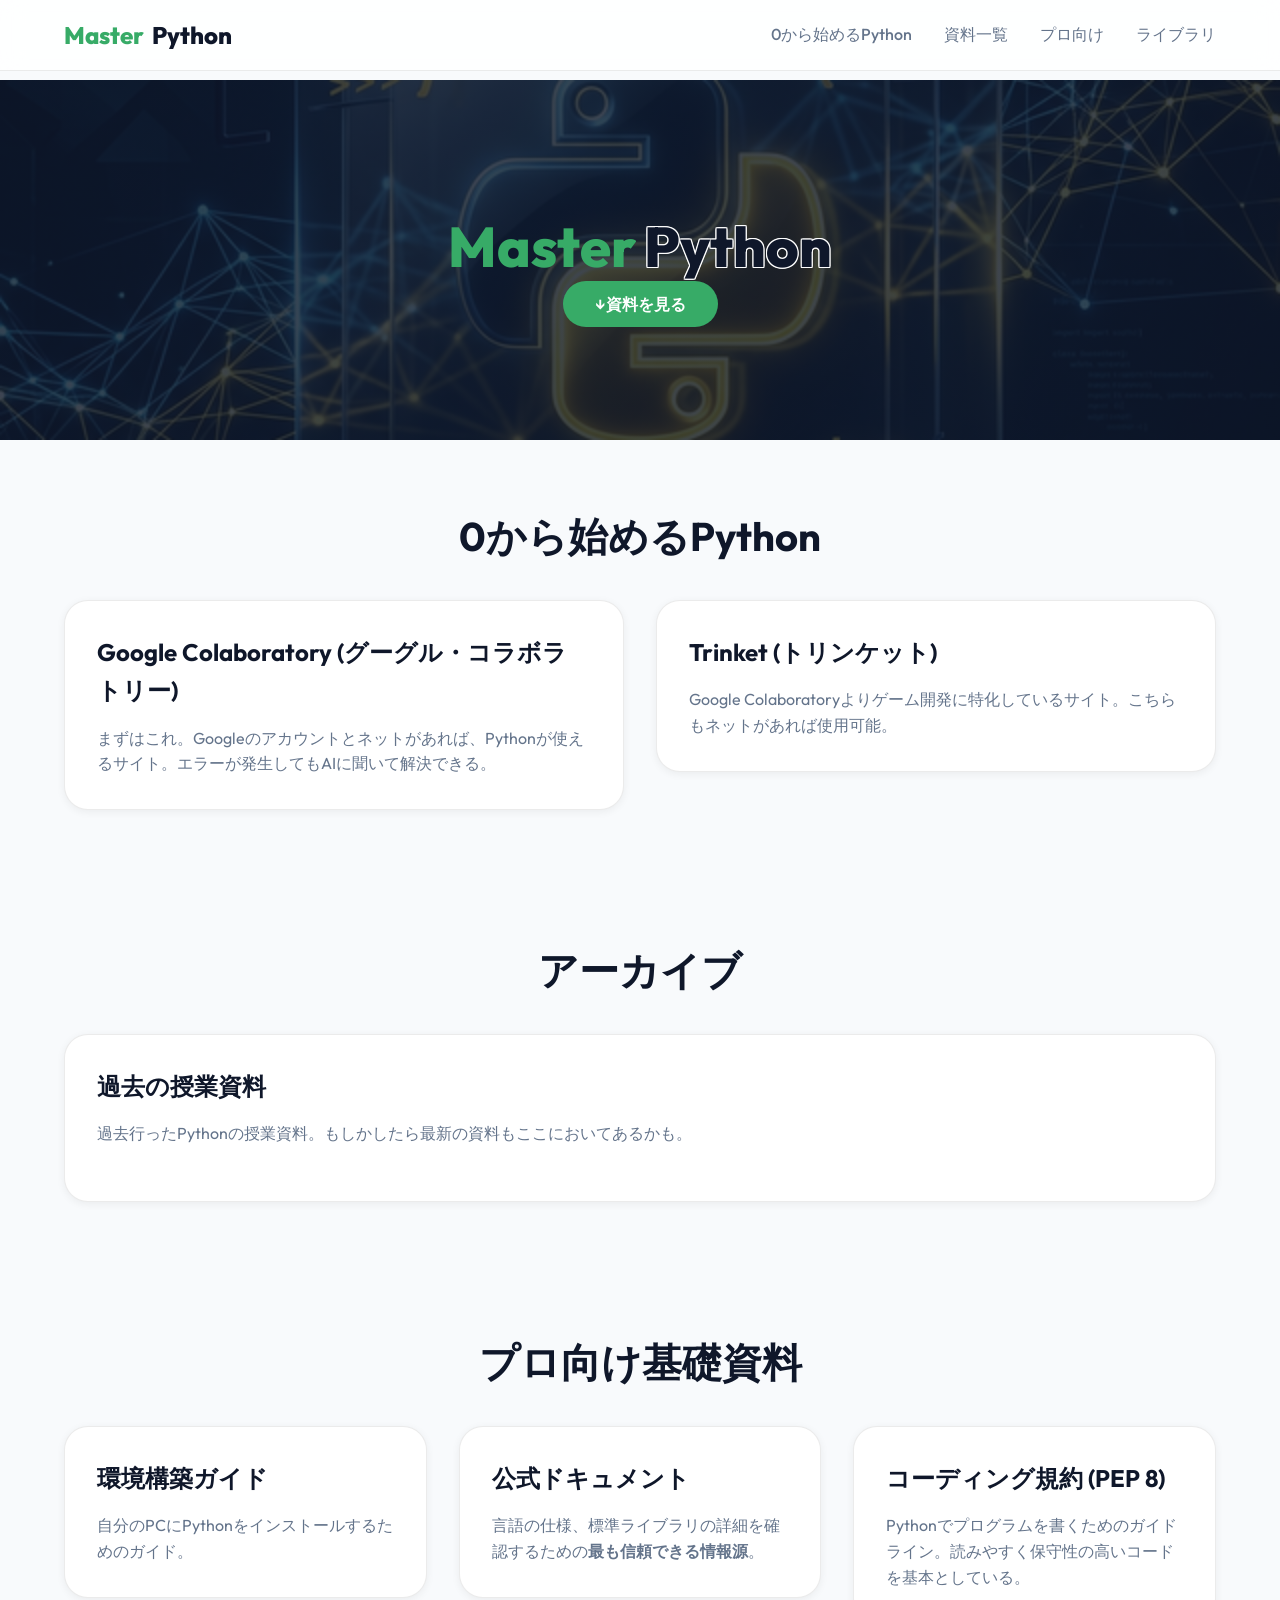
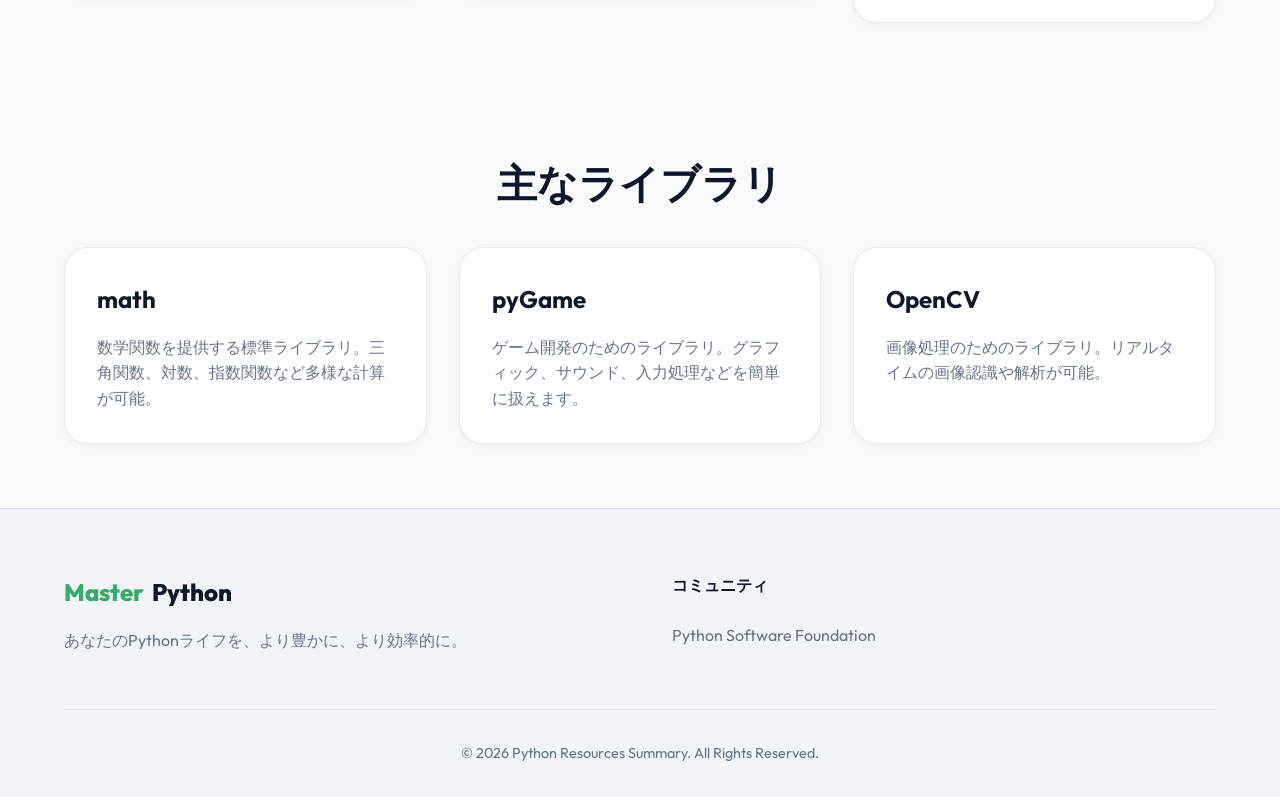
<file: index.html>
<!DOCTYPE html>
<html lang="ja">

<head>
    <meta charset="UTF-8">
    <meta name="viewport" content="width=device-width, initial-scale=1.0">
    <title>Python資料まとめ - 効率的な学習のためのリソース集</title>
    <meta name="description" content="Python学習に役立つドキュメント、ライブラリ、チュートリアルをまとめたサイトです。">
    <link rel="preconnect" href="https://fonts.googleapis.com">
    <link rel="preconnect" href="https://fonts.gstatic.com" crossorigin>
    <link href="https://fonts.googleapis.com/css2?family=Outfit:wght@100..900&display=swap" rel="stylesheet">
    <link rel="stylesheet" href="global.css">
</head>

<body>
    <header id="main-header">
        <a href="#" class="logo"><span>Master</span>Python</a>
        <nav>
            <ul>
                <li><a href="#basics">0から始めるPython</a></li>
                <li><a href="#archive">資料一覧</a></li>  
                <li><a href="#pro">プロ向け</a></li>               
                <li><a href="#libraries">ライブラリ</a></li>
            </ul>
        </nav>
    </header>

    <main>
        <section class="hero" id="home"
            style="background-image: linear-gradient(rgba(15, 23, 42, 0.8), rgba(15, 23, 42, 0.8)), url('hero.png'); background-size: cover; background-position: center;">
            <a href="#" class="logoCenter"><span>Master</span><div class="logoRight">Python</div></a>
            <div class="hero-actions">
                <a href="#basics" class="btn-primary">↓資料を見る</a>
            </div>
        </section>

        <section id="basics">
            <h2 style="margin-bottom: 2rem; font-size: 2.5rem; text-align: center;">0から始めるPython</h2>
            <div class="grid">
                <a href="https://colab.research.google.com/?hl=ja" target="_blank" rel="noopener noreferrer"
                    style="text-decoration: none; color: inherit;">
                    <div class="card" style="cursor: pointer;">
                        <h3>Google Colaboratory (グーグル・コラボラトリー)</h3>
                        <p>まずはこれ。Googleのアカウントとネットがあれば、Pythonが使えるサイト。エラーが発生してもAIに聞いて解決できる。</p>
                    </div>
                </a>
                <a href="https://trinket.io/features/pygame" target="_blank" rel="noopener noreferrer"
                    style="text-decoration: none; color: inherit;">
                    <div class="card" style="cursor: pointer;">
                        <h3>Trinket (トリンケット)</h3>
                        <p>Google Colaboratoryよりゲーム開発に特化しているサイト。こちらもネットがあれば使用可能。</p>
                    </div>
                </a>
            </div>
        </section>

        <section id="archive">
            <h2 style="margin-bottom: 2rem; font-size: 2.5rem; text-align: center;">アーカイブ</h2>
            <div class="grid">
                <a href="classroom.html" rel="noopener noreferrer"
                    style="text-decoration: none; color: inherit;">
                    <div class="card" style="cursor: pointer;">
                        <h3>過去の授業資料</h3>
                        <p>過去行ったPythonの授業資料。もしかしたら最新の資料もここにおいてあるかも。</p>
                    </div>
                </a>
            </div>
        </section>

        <section id="pro">
            <h2 style="margin-bottom: 2rem; font-size: 2.5rem; text-align: center;">プロ向け基礎資料</h2>
            <div class="grid">
                <a href="https://prog-8.com/docs/python-env-win" target="_blank" rel="noopener noreferrer"
                    style="text-decoration: none; color: inherit;">
                    <div class="card" style="cursor: pointer;">
                        <h3>環境構築ガイド</h3>
                        <p>自分のPCにPythonをインストールするためのガイド。</p>
                    </div>
                </a>
                <a href="https://docs.python.org/ja/3/" target="_blank" rel="noopener noreferrer"
                    style="text-decoration: none; color: inherit;">
                    <div class="card" style="cursor: pointer;">
                        <h3>公式ドキュメント</h3>
                        <p>言語の仕様、標準ライブラリの詳細を確認するための<b>最も信頼できる情報源</b>。</p>
                    </div>
                </a>
                <a href="https://pep8-ja.readthedocs.io/ja/latest/" target="_blank" rel="noopener noreferrer"
                    style="text-decoration: none; color: inherit;">
                    <div class="card" style="cursor: pointer;">
                        <h3>コーディング規約 (PEP 8)</h3>
                        <p>Pythonでプログラムを書くためのガイドライン。読みやすく保守性の高いコードを基本としている。</p>
                    </div>
                </a>
            </div>
        </section>

        <section id="libraries">
            <h2 style="margin-bottom: 2rem; font-size: 2.5rem; text-align: center;">主なライブラリ</h2>
            <div class="grid">
                <div class="card">
                    <h3>math</h3>
                    <p>数学関数を提供する標準ライブラリ。三角関数、対数、指数関数など多様な計算が可能。</p>
                </div>
                <div class="card">
                    <h3>pyGame</h3>
                    <p>ゲーム開発のためのライブラリ。グラフィック、サウンド、入力処理などを簡単に扱えます。</p>
                </div>
                <div class="card">
                    <h3>OpenCV</h3>
                    <p>画像処理のためのライブラリ。リアルタイムの画像認識や解析が可能。</p>
                </div>
            </div>
        </section>
    </main>

    <footer id="main-footer">
        <div class="footer-grid">
            <div class="footer-col">
                <a href="#" class="logo"><span>Master</span>Python</a>
                <p style="margin-top: 1rem; color: var(--text-muted);">あなたのPythonライフを、より豊かに、より効率的に。</p>
            </div>

            <div class="footer-col">
                <h4>コミュニティ</h4>
                <ul class="footer-links">
                    <li><a href="https://www.python.org/" target="_blank">Python Software Foundation</a></li>
                    <li><a href="#"></a></li>
                    <li><a href="#"></a></li>
                </ul>
            </div>
        </div>
        <div class="copy">
            <p>&copy; 2026 Python Resources Summary. All Rights Reserved.</p>
        </div>
    </footer>
</body>

</html>
</file>
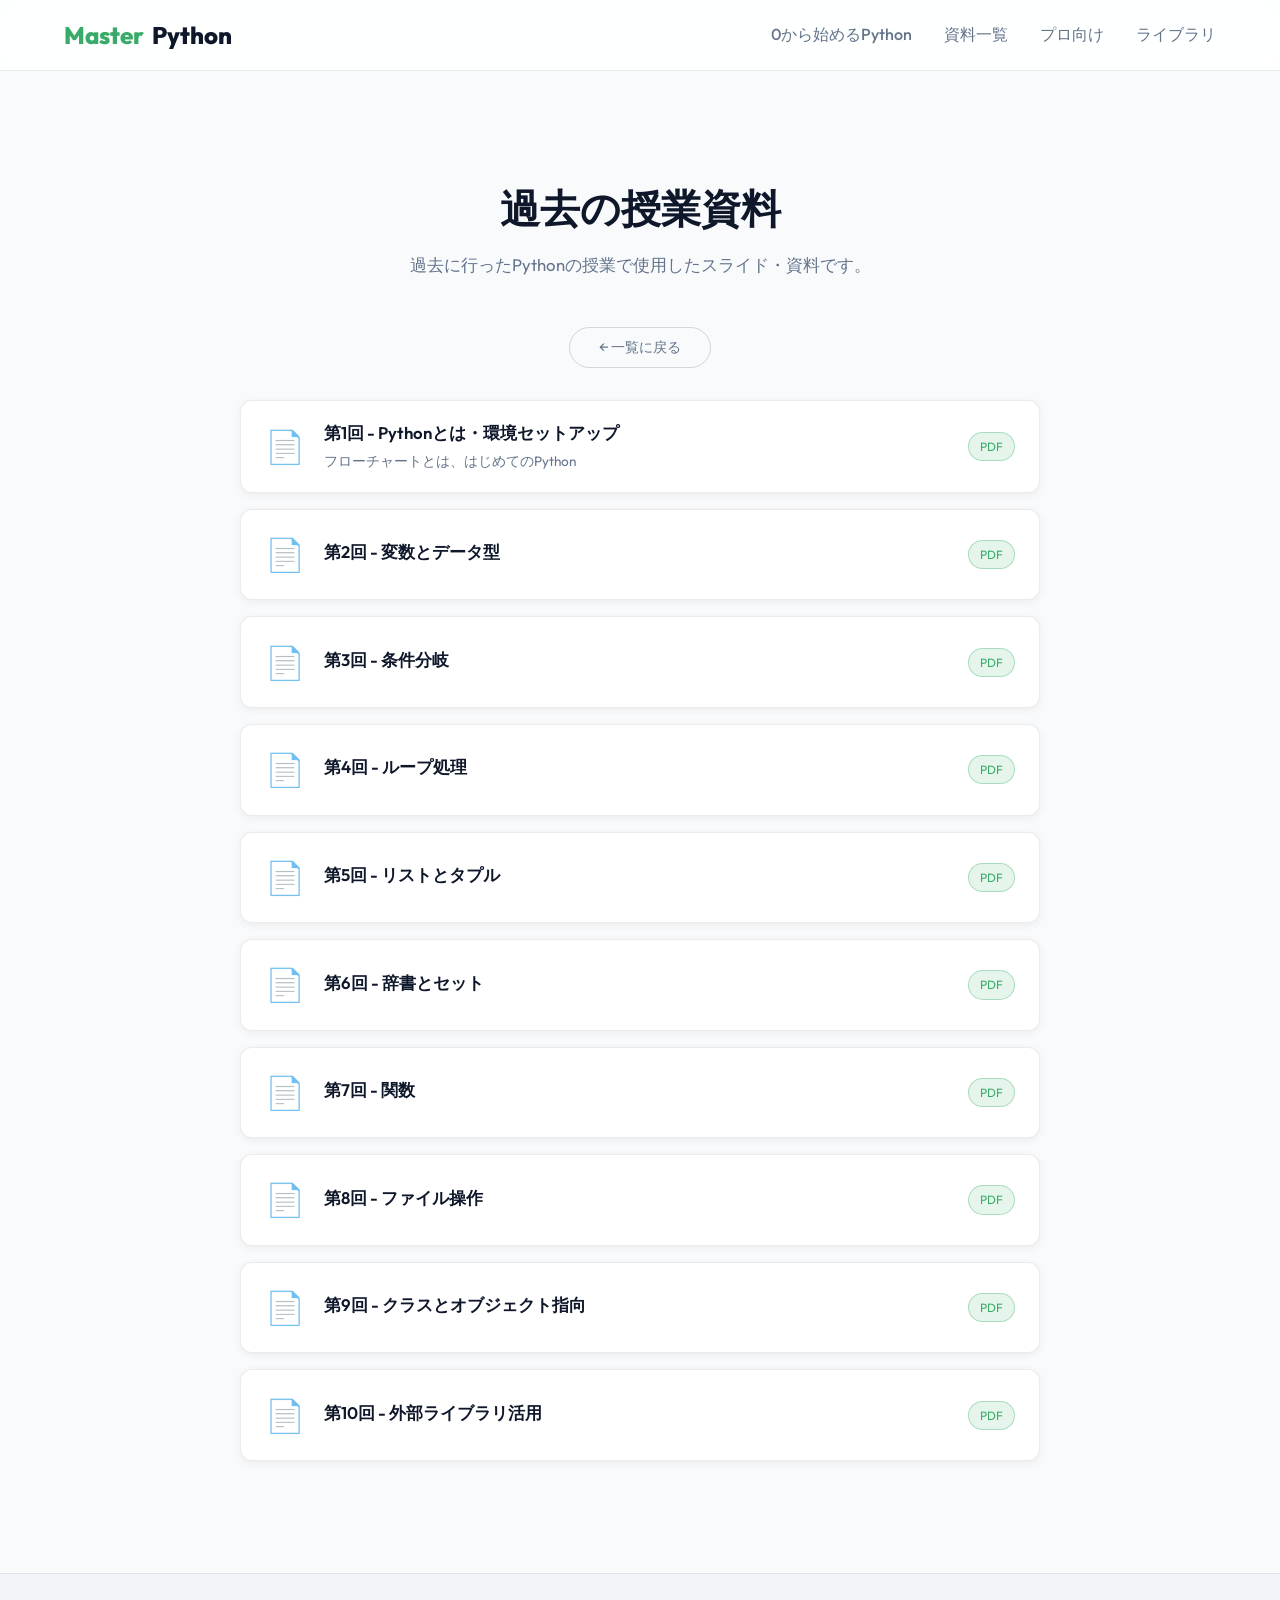
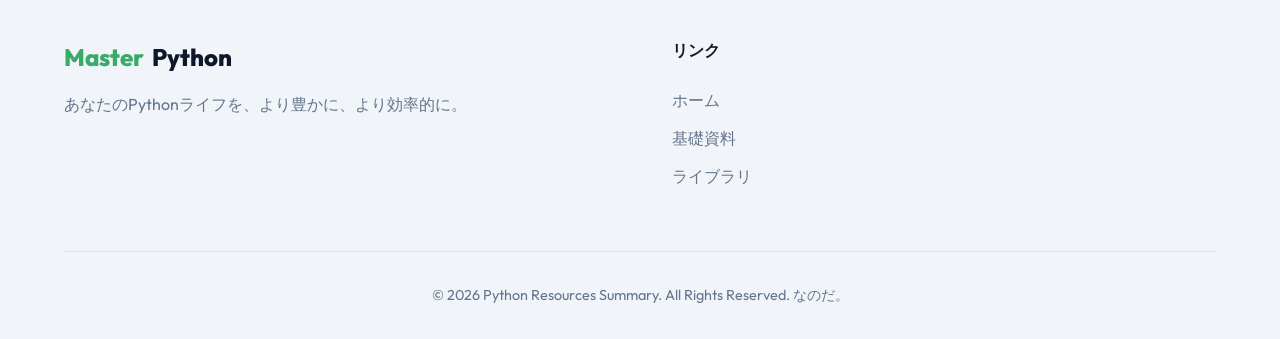
<file: classroom.html>
<!DOCTYPE html>
<html lang="ja">

<head>
    <meta charset="UTF-8">
    <meta name="viewport" content="width=device-width, initial-scale=1.0">
    <title>過去の授業資料 - MasterPython</title>
    <meta name="description" content="過去に行ったPythonの授業資料PDFをまとめたページです。">
    <link rel="preconnect" href="https://fonts.googleapis.com">
    <link rel="preconnect" href="https://fonts.gstatic.com" crossorigin>
    <link href="https://fonts.googleapis.com/css2?family=Outfit:wght@100..900&display=swap" rel="stylesheet">
    <link rel="stylesheet" href="global.css">
    <style>
        .pdf-list {
            max-width: 800px;
            margin: 0 auto;
        }

        .pdf-item {
            display: flex;
            align-items: center;
            gap: 1.2rem;
            padding: 1.2rem 1.5rem;
            background: var(--bg-card);
            border: 1px solid rgba(0, 0, 0, 0.08);
            border-radius: 12px;
            margin-bottom: 1rem;
            text-decoration: none;
            color: inherit;
            box-shadow: 0 2px 8px rgba(0, 0, 0, 0.06);
            transition: transform 0.2s ease, border-color 0.2s ease, box-shadow 0.2s ease;
        }

        .pdf-item:hover {
            transform: translateX(6px);
            border-color: var(--primary-blue);
            box-shadow: 0 8px 24px rgba(55, 171, 103, 0.15);
        }

        .pdf-icon {
            font-size: 2rem;
            flex-shrink: 0;
        }

        .pdf-info {
            flex: 1;
        }

        .pdf-title {
            font-size: 1.05rem;
            font-weight: 600;
            color: var(--text);
            margin-bottom: 0.25rem;
        }

        .pdf-desc {
            font-size: 0.85rem;
            color: var(--text-muted);
        }

        .pdf-badge {
            font-size: 0.75rem;
            padding: 0.25rem 0.7rem;
            background: rgba(55, 171, 103, 0.12);
            color: var(--primary-blue);
            border-radius: 20px;
            border: 1px solid rgba(55, 171, 103, 0.35);
            flex-shrink: 0;
        }

        .page-hero {
            padding: 6rem 2rem 3rem;
            text-align: center;
        }

        .page-hero h1 {
            font-size: 2.5rem;
            font-weight: 700;
            margin-bottom: 0.75rem;
        }

        .page-hero p {
            color: var(--text-muted);
            font-size: 1.05rem;
        }

        .back-link-wrap {
            display: flex;
            justify-content: center;
            margin-bottom: 2rem;
        }

        .back-link {
            display: inline-flex;
            align-items: center;
            gap: 0.4rem;
            color: var(--text-muted);
            text-decoration: none;
            font-size: 0.9rem;
            padding: 0.5rem 1.8rem;
            border: 1.5px solid rgba(0, 0, 0, 0.15);
            border-radius: 50px;
            transition: color 0.2s, border-color 0.2s, box-shadow 0.2s;
        }

        .back-link:hover {
            color: var(--primary-blue);
            border-color: var(--primary-blue);
            box-shadow: 0 4px 12px rgba(55, 171, 103, 0.15);
        }

        .pdf-section {
            padding: 0 2rem 6rem;
        }

        @media (max-width: 768px) {
            .page-hero {
                padding: 4rem 1.5rem 2rem;
            }

            .page-hero h1 {
                font-size: 1.75rem;
            }

            .page-hero p {
                font-size: 0.95rem;
            }

            .pdf-section {
                padding: 0 1rem 4rem;
            }

            .pdf-item {
                padding: 1rem 1.2rem;
                gap: 0.8rem;
            }

            .pdf-icon {
                font-size: 1.5rem;
            }

            .pdf-title {
                font-size: 0.95rem;
            }

            .pdf-desc {
                font-size: 0.8rem;
            }
        }
    </style>
</head>

<body>
    <header id="main-header">
        <a href="index.html" class="logo"><span>Master</span>Python</a>
        <nav>
            <ul>
                <li><a href="#basics">0から始めるPython</a></li>
                <li><a href="#archive">資料一覧</a></li>  
                <li><a href="#pro">プロ向け</a></li>               
                <li><a href="#libraries">ライブラリ</a></li>
            </ul>
        </nav>
    </header>

    <main>
        <section class="page-hero">
            <h1>過去の授業資料</h1>
            <p>過去に行ったPythonの授業で使用したスライド・資料です。</p>
        </section>

        <section class="pdf-section">
            <div class="pdf-list">
                <div class="back-link-wrap">
                    <a href="index.html" class="back-link">← 一覧に戻る</a>
                </div>

                <a href="https://thorn-angora-d87.notion.site/Python-31a7a191d6bf80599bd5e7520681c8df?source=copy_link" target="_blank" rel="noopener noreferrer" class="pdf-item">
                    <div class="pdf-icon">📄</div>
                    <div class="pdf-info">
                        <div class="pdf-title">第1回 - Pythonとは・環境セットアップ</div>
                        <div class="pdf-desc">フローチャートとは、はじめてのPython</div>
                    </div>
                    <span class="pdf-badge">PDF</span>
                </a>

                <a href="pdf/02.pdf" target="_blank" rel="noopener noreferrer" class="pdf-item">
                    <div class="pdf-icon">📄</div>
                    <div class="pdf-info">
                        <div class="pdf-title">第2回 - 変数とデータ型</div>
                        <div class="pdf-desc"></div>
                    </div>
                    <span class="pdf-badge">PDF</span>
                </a>

                <a href="pdf/03.pdf" target="_blank" rel="noopener noreferrer" class="pdf-item">
                    <div class="pdf-icon">📄</div>
                    <div class="pdf-info">
                        <div class="pdf-title">第3回 - 条件分岐</div>
                        <div class="pdf-desc"></div>
                    </div>
                    <span class="pdf-badge">PDF</span>
                </a>

                <a href="pdf/04.pdf" target="_blank" rel="noopener noreferrer" class="pdf-item">
                    <div class="pdf-icon">📄</div>
                    <div class="pdf-info">
                        <div class="pdf-title">第4回 - ループ処理</div>
                        <div class="pdf-desc"></div>
                    </div>
                    <span class="pdf-badge">PDF</span>
                </a>

                <a href="pdf/05.pdf" target="_blank" rel="noopener noreferrer" class="pdf-item">
                    <div class="pdf-icon">📄</div>
                    <div class="pdf-info">
                        <div class="pdf-title">第5回 - リストとタプル</div>
                        <div class="pdf-desc"></div>
                    </div>
                    <span class="pdf-badge">PDF</span>
                </a>

                <a href="pdf/06.pdf" target="_blank" rel="noopener noreferrer" class="pdf-item">
                    <div class="pdf-icon">📄</div>
                    <div class="pdf-info">
                        <div class="pdf-title">第6回 - 辞書とセット</div>
                        <div class="pdf-desc"></div>
                    </div>
                    <span class="pdf-badge">PDF</span>
                </a>

                <a href="pdf/07.pdf" target="_blank" rel="noopener noreferrer" class="pdf-item">
                    <div class="pdf-icon">📄</div>
                    <div class="pdf-info">
                        <div class="pdf-title">第7回 - 関数</div>
                        <div class="pdf-desc"></div>
                    </div>
                    <span class="pdf-badge">PDF</span>
                </a>

                <a href="pdf/08.pdf" target="_blank" rel="noopener noreferrer" class="pdf-item">
                    <div class="pdf-icon">📄</div>
                    <div class="pdf-info">
                        <div class="pdf-title">第8回 - ファイル操作</div>
                        <div class="pdf-desc"></div>
                    </div>
                    <span class="pdf-badge">PDF</span>
                </a>

                <a href="pdf/09.pdf" target="_blank" rel="noopener noreferrer" class="pdf-item">
                    <div class="pdf-icon">📄</div>
                    <div class="pdf-info">
                        <div class="pdf-title">第9回 - クラスとオブジェクト指向</div>
                        <div class="pdf-desc"></div>
                    </div>
                    <span class="pdf-badge">PDF</span>
                </a>

                <a href="pdf/10.pdf" target="_blank" rel="noopener noreferrer" class="pdf-item">
                    <div class="pdf-icon">📄</div>
                    <div class="pdf-info">
                        <div class="pdf-title">第10回 - 外部ライブラリ活用</div>
                        <div class="pdf-desc"></div>
                    </div>
                    <span class="pdf-badge">PDF</span>
                </a>

            </div>
        </section>
    </main>

    <footer id="main-footer">
        <div class="footer-grid">
            <div class="footer-col">
                <a href="index.html" class="logo"><span>Master</span>Python</a>
                <p style="margin-top: 1rem; color: var(--text-muted);">あなたのPythonライフを、より豊かに、より効率的に。</p>
            </div>
            <div class="footer-col">
                <h4>リンク</h4>
                <ul class="footer-links">
                    <li><a href="index.html">ホーム</a></li>
                    <li><a href="index.html#basics">基礎資料</a></li>
                    <li><a href="index.html#libraries">ライブラリ</a></li>
                </ul>
            </div>
        </div>
        <div class="copy">
            <p>&copy; 2026 Python Resources Summary. All Rights Reserved. なのだ。</p>
        </div>
    </footer>
</body>

</html>
</file>
<file: global.css>
/*
  Modern Design System for Python Resource Site
  Focus on: Clean White UI with Green & Yellow Accent Colors
*/

:root {
    --primary-blue: #37ab67;
    --primary-yellow: #ffd43b;
    --bg-dark: #f8fafc;
    --bg-card: #ffffff;
    --text-main: #0f172a;
    --text-muted: #64748b;
    --accent: #37ab67;
    --glass-bg: rgba(255, 255, 255, 0.85);
    --glass-border: rgba(0, 0, 0, 0.08);
}

* {
    margin: 0;
    padding: 0;
    box-sizing: border-box;
}

body {
    font-family: 'Outfit', -apple-system, BlinkMacSystemFont, "Segoe UI", Roboto, sans-serif;
    background-color: var(--bg-dark);
    color: var(--text-main);
    line-height: 1.6;
    overflow-x: hidden;
}

/* Header Styles */
header {
    position: fixed;
    top: 0;
    width: 100%;
    z-index: 1000;
    background: var(--glass-bg);
    backdrop-filter: blur(12px);
    -webkit-backdrop-filter: blur(12px);
    border-bottom: 1px solid var(--glass-border);
    padding: 1rem 5%;
    display: flex;
    justify-content: space-between;
    align-items: center;
}

.logo {
    font-size: 1.5rem;
    font-weight: 800;
    display: flex;
    align-items: center;
    gap: 0.5rem;
    color: var(--text-main);
    text-decoration: none;
}

.logoCenter {
    font-size: 3.5rem;
    font-weight: 800;
    display: flex;
    align-items: center;
    gap: 0.5rem;
    color: var(--text-main);
    text-decoration: none;
}

.logoCenter span {
    background: linear-gradient(90deg, var(--primary-blue), var(--accent));
    -webkit-background-clip: text;
    -webkit-text-fill-color: transparent;
    /* -webkit-text-stroke: 2px white; */
    paint-order: stroke fill;
}

.logoRight {
  text-shadow:1px 1px 0 #FFF, -1px -1px 0 #FFF,
              -1px 1px 0 #FFF, 1px -1px 0 #FFF,
              0px 1px 0 #FFF,  0-1px 0 #FFF,
              -1px 0 0 #FFF, 1px 0 0 #FFF;
}

.logo span {
    background: linear-gradient(90deg, var(--primary-blue), var(--accent));
    -webkit-background-clip: text;
    -webkit-text-fill-color: transparent;
    /* -webkit-text-stroke: 1px white; */
    paint-order: stroke fill;
}

nav ul {
    display: flex;
    list-style: none;
    gap: 2rem;
}

nav a {
    text-decoration: none;
    color: var(--text-muted);
    font-weight: 500;
    transition: color 0.3s ease;
}

nav a:hover {
    color: var(--accent);
}

/* Main Content */
main {
    padding-top: 5rem;
}

section {
    padding: 4rem 5%;
}

.hero {
    text-align: center;
    background: radial-gradient(circle at top, rgba(55, 171, 103, 0.1) 0%, transparent 70%);
    min-height: 40vh;
    display: flex;
    flex-direction: column;
    justify-content: center;
    align-items: center;
}

.hero h1,
.hero-logo {
    font-size: 4rem;
    margin-bottom: 1.5rem;
    line-height: 1.1;
    font-weight: 900;
}

.hero p {
    font-size: 1.25rem;
    color: var(--text-muted);
    max-width: 600px;
    margin-bottom: 2rem;
}

.btn-primary {
    background: linear-gradient(135deg, var(--primary-blue), var(--accent));
    border: none;
    padding: 0.8rem 2rem;
    color: white;
    border-radius: 50px;
    font-weight: 600;
    cursor: pointer;
    transition: transform 0.2s ease, box-shadow 0.2s ease;
    text-decoration: none;
}

.btn-primary:hover {
    transform: translateY(-2px);
    box-shadow: 0 10px 20px rgba(55, 171, 103, 0.3);
}

/* Resource Grid */
.grid {
    display: grid;
    grid-template-columns: repeat(auto-fit, minmax(min(300px, 100%), 1fr));
    gap: 2rem;
}

.card {
    background: var(--bg-card);
    border: 1px solid rgba(0, 0, 0, 0.08);
    border-radius: 1.5rem;
    min-height: 168px;
    padding: 2rem;
    box-shadow: 0 2px 8px rgba(0, 0, 0, 0.06);
    transition: transform 0.3s ease, border-color 0.3s ease, box-shadow 0.3s ease;
}

.card:hover {
    transform: translateY(-5px);
    border-color: var(--primary-blue);
    box-shadow: 0 8px 24px rgba(55, 171, 103, 0.15);
}

.card h3 {
    margin-bottom: 1rem;
    font-size: 1.5rem;
}

.card p {
    color: var(--text-muted);
}

/* Footer Styles */
footer {
    background: #f1f5f9;
    padding: 4rem 5% 2rem;
    border-top: 1px solid var(--glass-border);
}

.footer-grid {
    display: grid;
    grid-template-columns: repeat(auto-fit, minmax(200px, 1fr));
    gap: 4rem;
    margin-bottom: 3rem;
}

.footer-col h4 {
    margin-bottom: 1.5rem;
    color: var(--text-main);
}

.footer-links {
    list-style: none;
}

.footer-links li {
    margin-bottom: 0.8rem;
}

.footer-links a {
    text-decoration: none;
    color: var(--text-muted);
    transition: color 0.3s ease;
}

.footer-links a:hover {
    color: var(--primary-yellow);
}

.copy {
    text-align: center;
    color: var(--text-muted);
    font-size: 0.9rem;
    border-top: 1px solid var(--glass-border);
    padding-top: 2rem;
}

@media (max-width: 768px) {

    header {
        padding: 0.75rem 4%;
        gap: 0.5rem;
    }

    .logo {
        font-size: 1.15rem;
        flex-shrink: 0;
    }

    .logoCenter {
        font-size: 3.5rem;
    }

    nav ul {
        gap: 0.6rem;
    }

    nav a {
        font-size: 0.78rem;
    }

    .hero h1,
    .hero-logo {
        font-size: 2.5rem;
    }

    .hero p {
        font-size: 1rem;
        padding: 0 1rem;
    }

    section {
        padding: 2.5rem 4%;
    }

    .grid {
        gap: 1rem;
    }

    .footer-grid {
        gap: 2rem;
    }
}

@media (max-width: 480px) {

    nav {
        display: none;
    }

    .logoCenter {
        font-size: 2.5rem;
    }
}
</file>
